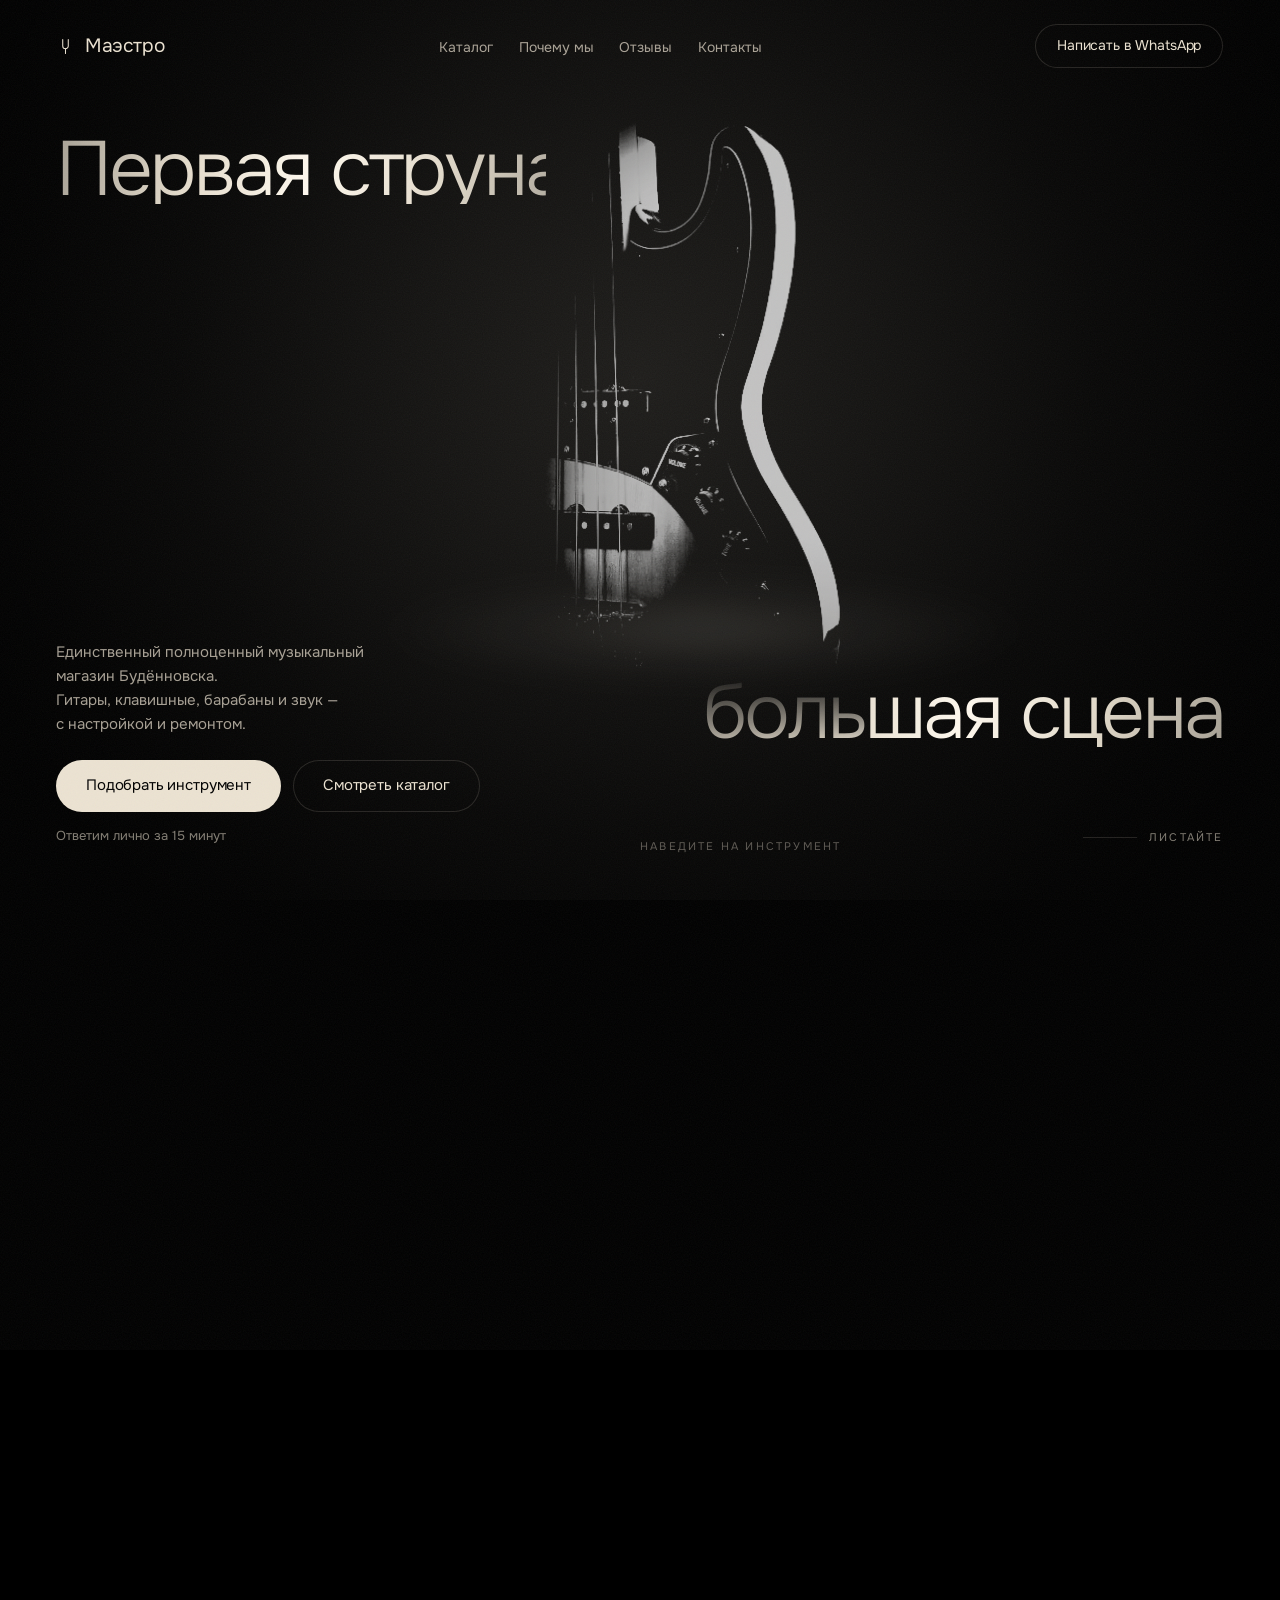
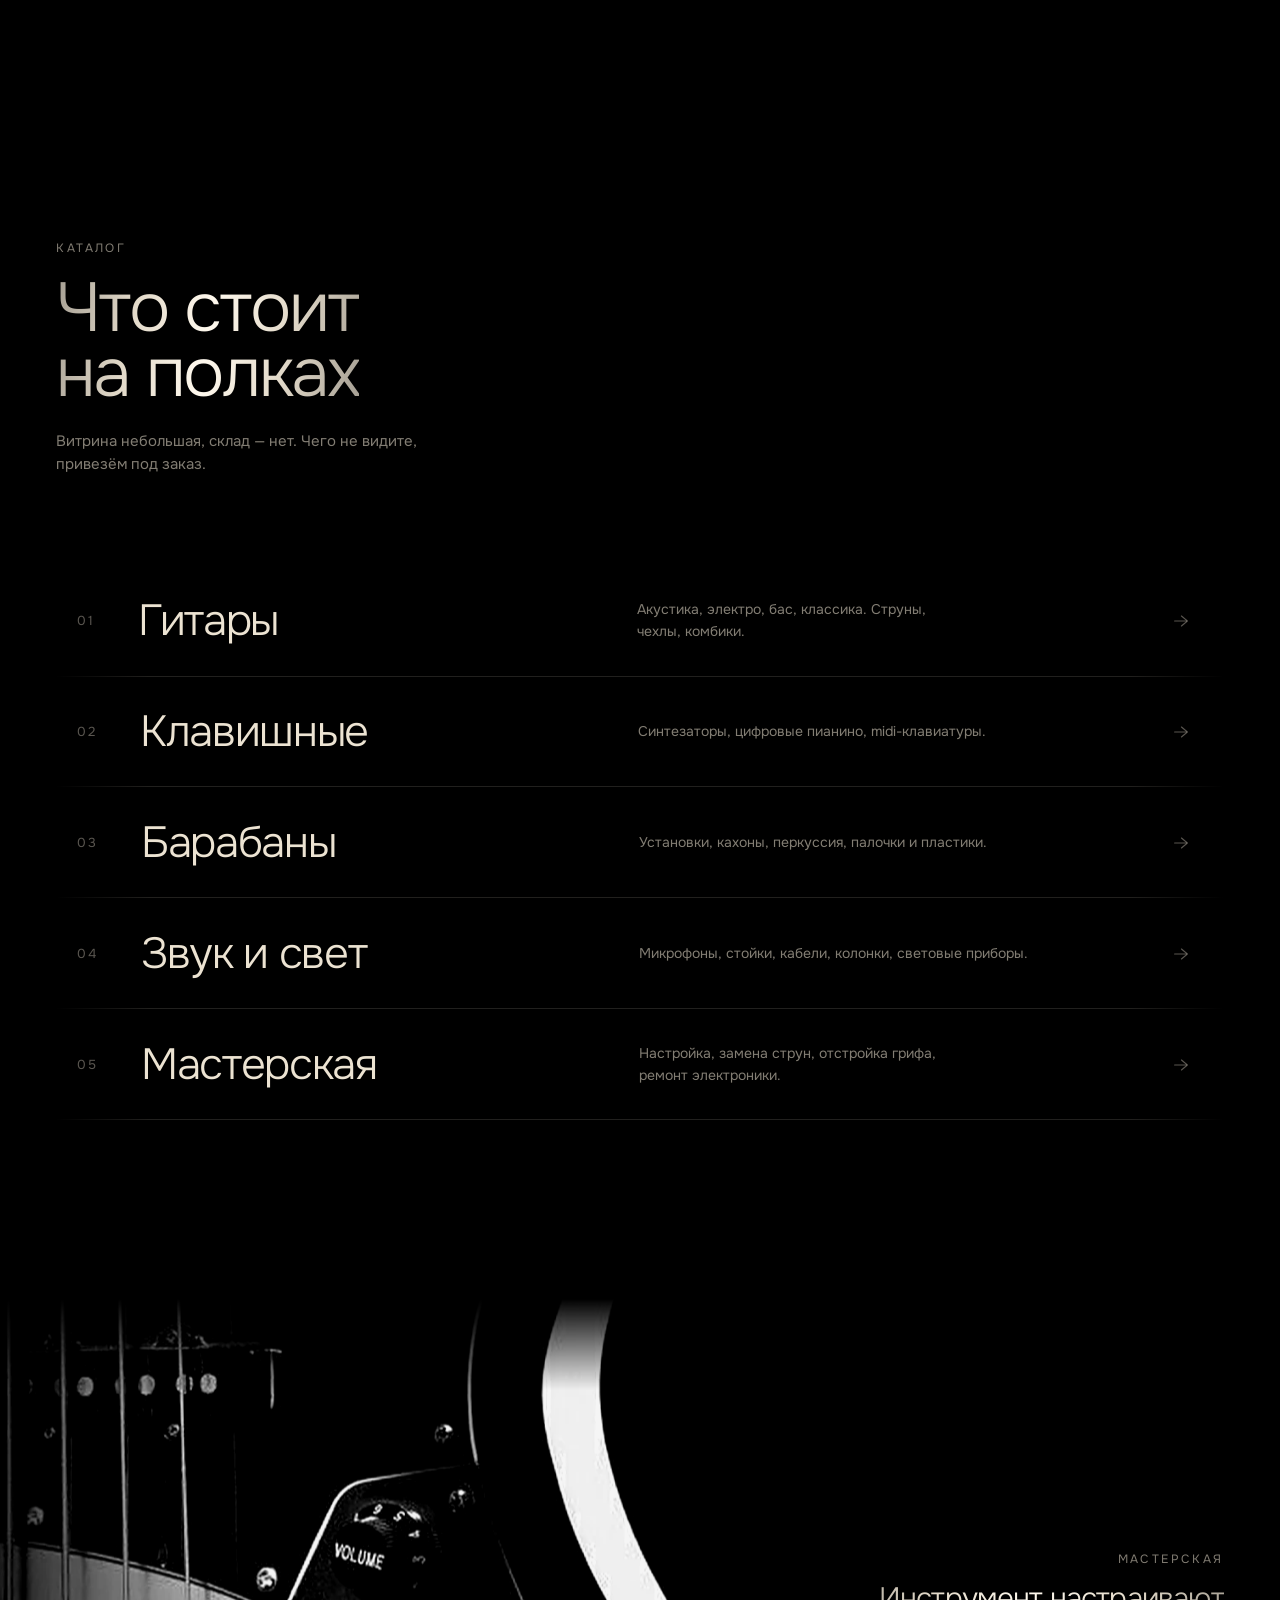
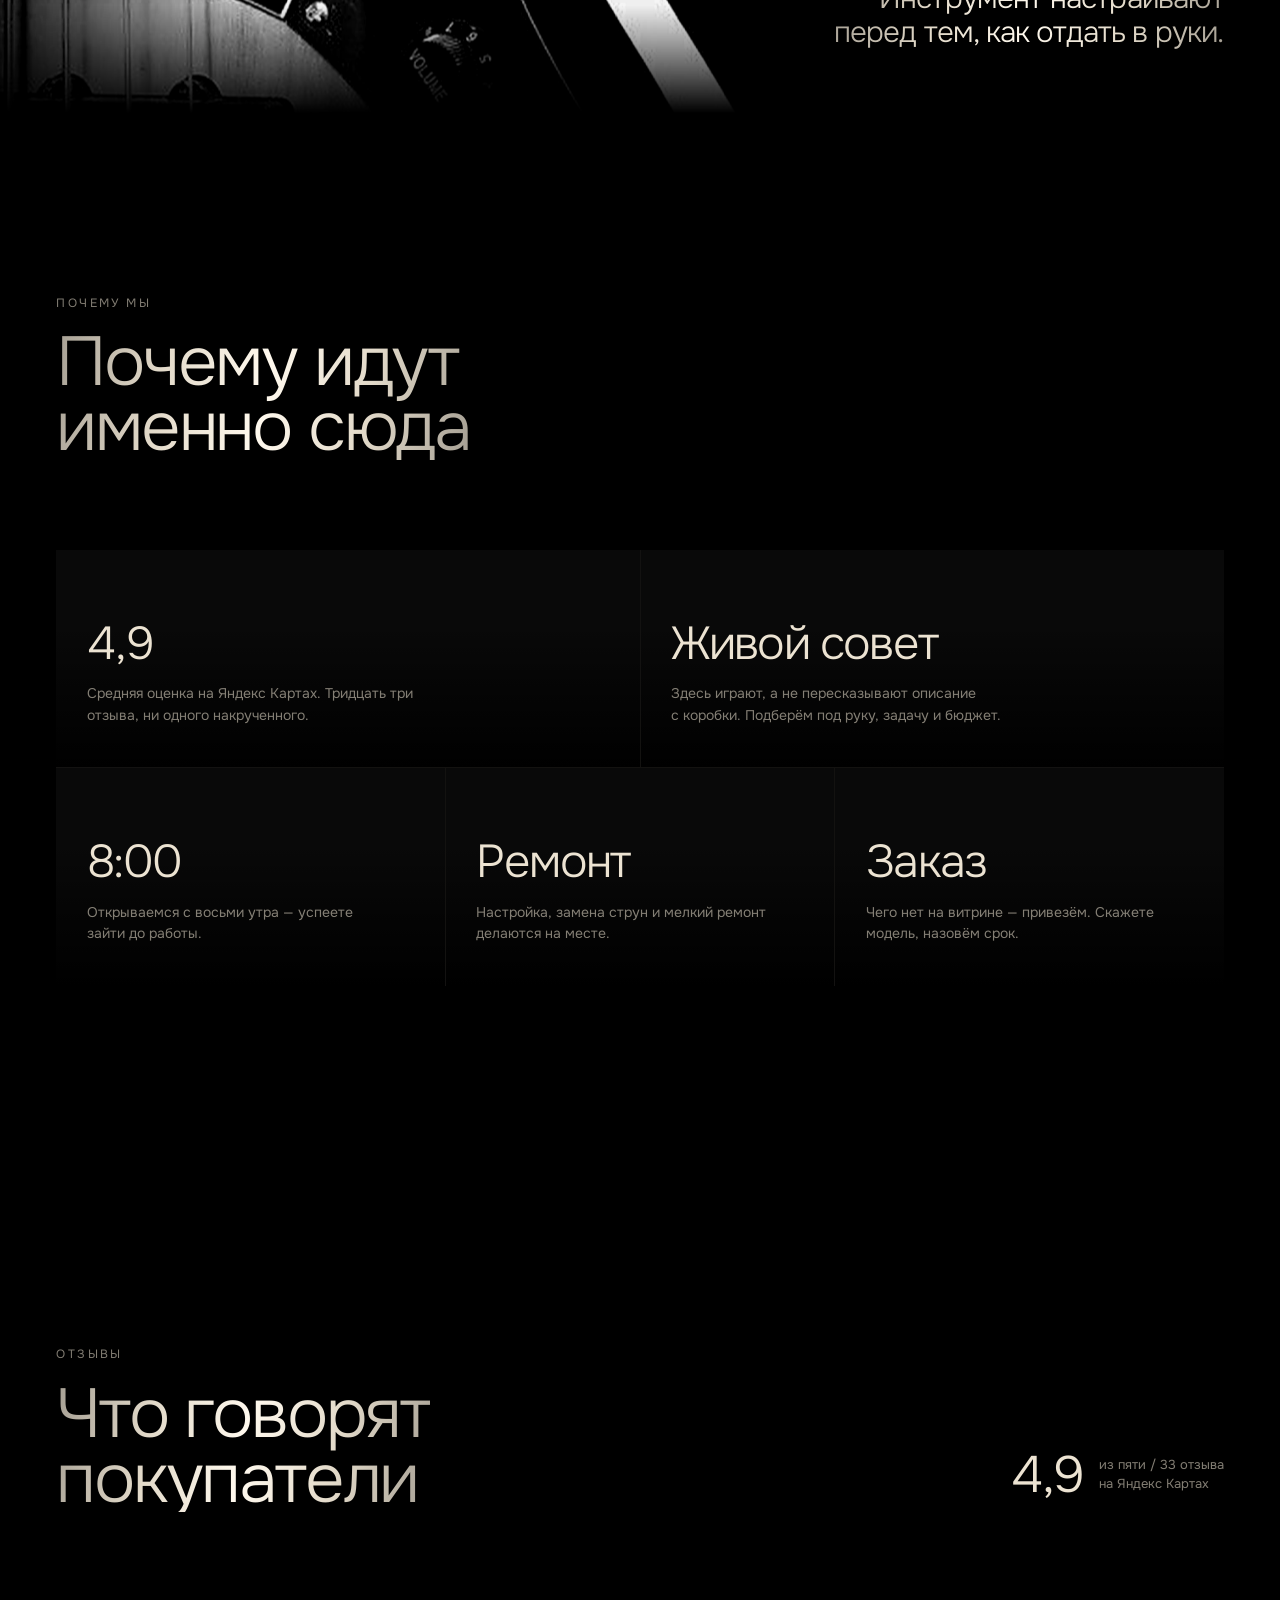
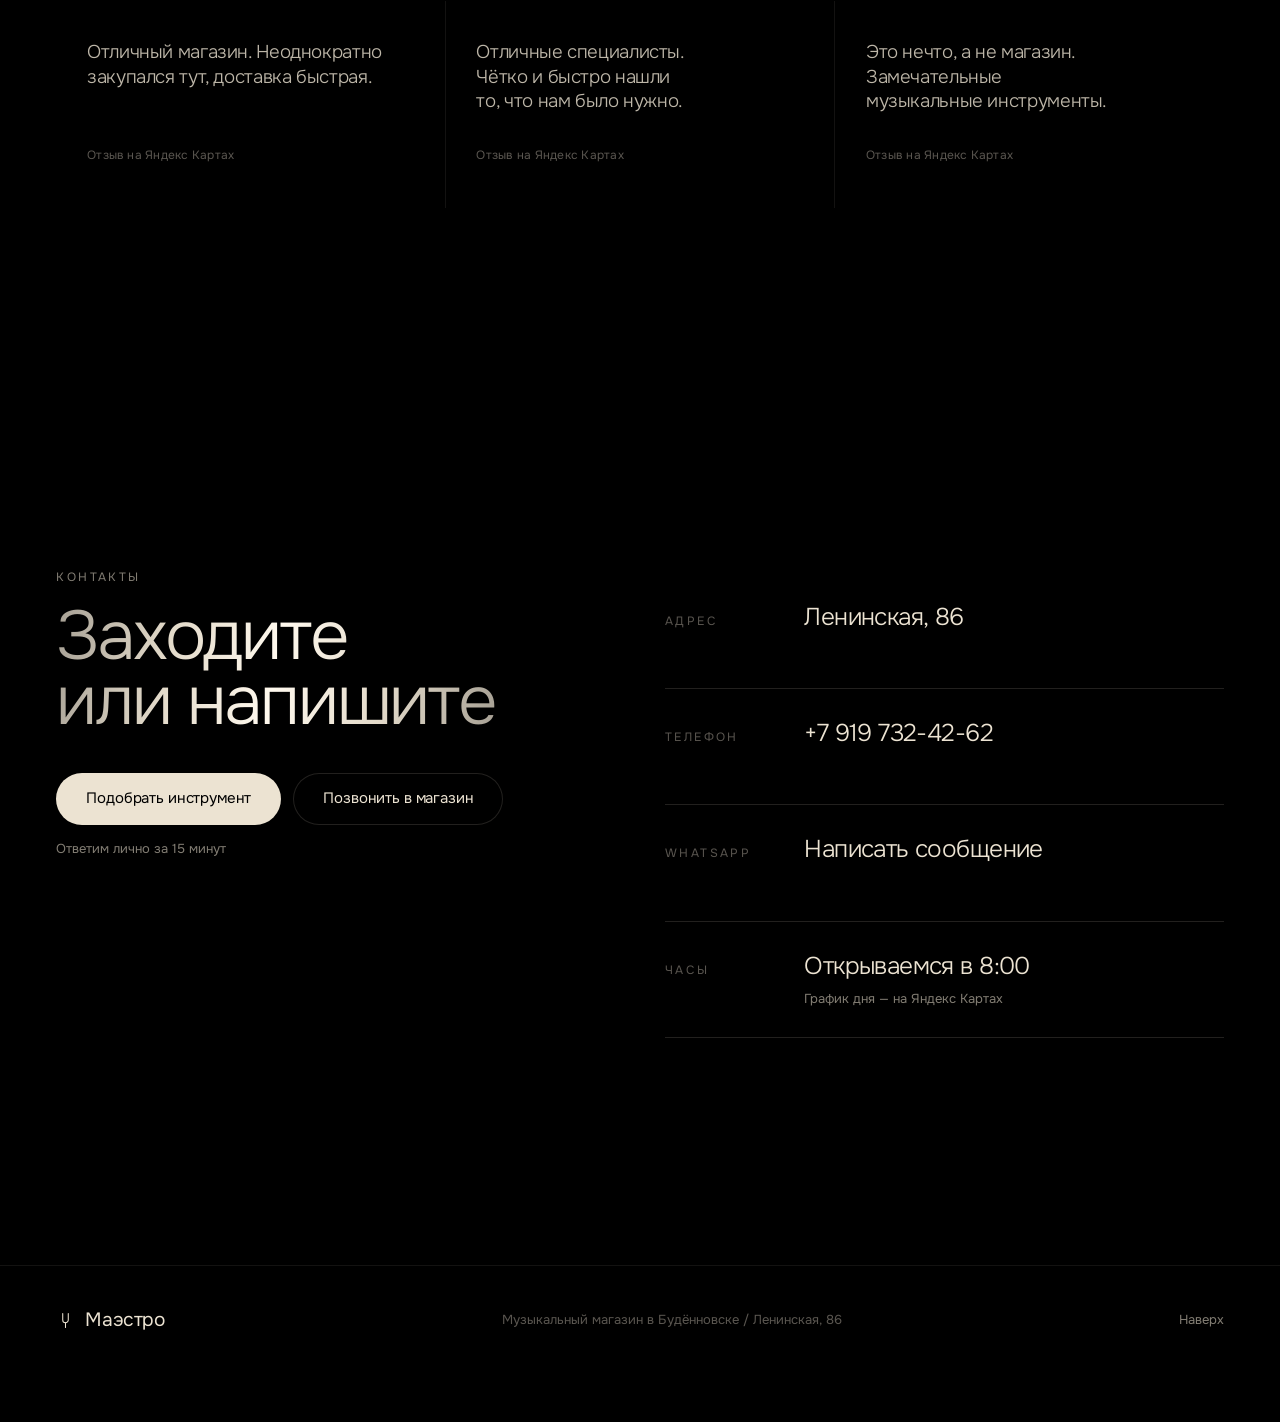
<file: index.html>
<!DOCTYPE html>
<html lang="ru">
<head>
<meta charset="UTF-8">
<meta name="viewport" content="width=device-width, initial-scale=1.0">
<title>Маэстро — музыкальный магазин в Будённовске</title>
<meta name="description" content="Единственный полноценный музыкальный магазин Будённовска. Гитары, клавишные, барабаны и звук — с настройкой, ремонтом и живой консультацией. Ленинская, 86.">
<meta name="theme-color" content="#000000">

<!-- Пока это макет на служебном адресе — в поиск не пускаем,
     чтобы он не путался с настоящим магазином в выдаче.
     После согласования с владельцем строку robots убрать. -->
<meta name="robots" content="noindex, nofollow">

<meta property="og:type" content="website">
<meta property="og:locale" content="ru_RU">
<meta property="og:site_name" content="Маэстро">
<meta property="og:title" content="Маэстро — музыкальный магазин в Будённовске">
<meta property="og:description" content="Гитары, клавишные, барабаны и звук. Настройка и ремонт на месте. Ленинская, 86.">
<meta property="og:url" content="https://andrlizin790-cyber.github.io/maestro/">
<meta property="og:image" content="https://andrlizin790-cyber.github.io/maestro/assets/og.jpg">
<meta property="og:image:width" content="1200">
<meta property="og:image:height" content="630">
<meta property="og:image:alt" content="Бас-гитара в темноте и знак камертона">
<meta name="twitter:card" content="summary_large_image">

<link rel="icon" href="assets/favicon.svg" type="image/svg+xml">
<link rel="preconnect" href="https://fonts.googleapis.com">
<link rel="preconnect" href="https://fonts.gstatic.com" crossorigin>
<link href="https://fonts.googleapis.com/css2?family=Onest:wght@300;400&display=swap" rel="stylesheet">
<link rel="preload" as="image" href="assets/guitar.webp" type="image/webp" fetchpriority="high">
<link rel="stylesheet" href="styles.css">
</head>
<body>

<div class="grain" aria-hidden="true"></div>

<!-- ============================ ШАПКА ============================ -->
<header class="nav" id="nav">
  <div class="nav__in">

    <a class="logo enter d1" href="#top" aria-label="Маэстро — на главную">
      <span class="logo__mark" aria-hidden="true">
        <svg viewBox="0 0 24 24" fill="none" stroke="currentColor" stroke-width="1.3" stroke-linecap="round">
          <path class="logo__fork" d="M8.5 3.2 V11.4 a3.5 3.5 0 0 0 7 0 V3.2"></path>
          <path class="logo__stem" d="M12 14.9 V20.8"></path>
          <path class="logo__wave logo__wave--l" d="M4.6 7.4 a5.4 5.4 0 0 0 0 7.4"></path>
          <path class="logo__wave logo__wave--r" d="M19.4 7.4 a5.4 5.4 0 0 1 0 7.4"></path>
        </svg>
      </span>
      <span class="logo__word">Маэстро</span>
    </a>

    <nav class="nav__links enter d2" aria-label="Основная навигация">
      <a href="#catalog"><span class="roll"><span class="roll__a">Каталог</span><span class="roll__b" aria-hidden="true">Каталог</span></span></a>
      <a href="#why"><span class="roll"><span class="roll__a">Почему мы</span><span class="roll__b" aria-hidden="true">Почему мы</span></span></a>
      <a href="#reviews"><span class="roll"><span class="roll__a">Отзывы</span><span class="roll__b" aria-hidden="true">Отзывы</span></span></a>
      <a href="#contact"><span class="roll"><span class="roll__a">Контакты</span><span class="roll__b" aria-hidden="true">Контакты</span></span></a>
    </nav>

    <div class="nav__act enter d2">
      <a class="btn btn--ghost btn--sm" href="https://wa.me/79197324262" target="_blank" rel="noopener">
        <span class="btn__fill" aria-hidden="true"></span>
        <span class="btn__label">Написать в&nbsp;WhatsApp</span>
      </a>
      <button class="burger" type="button" aria-label="Открыть меню" aria-expanded="false" aria-controls="menu">
        <span></span><span></span>
      </button>
    </div>

  </div>

  <div class="menu" id="menu">
    <nav class="menu__links" aria-label="Меню">
      <a href="#catalog">Каталог</a>
      <a href="#why">Почему мы</a>
      <a href="#reviews">Отзывы</a>
      <a href="#contact">Контакты</a>
    </nav>
    <a class="btn btn--solid" href="https://wa.me/79197324262" target="_blank" rel="noopener">
      <span class="btn__fill" aria-hidden="true"></span>
      <span class="btn__label">Подобрать инструмент</span>
    </a>
  </div>
</header>

<!-- ===================== HERO — схема B ===================== -->
<section class="hero" id="top">
  <div class="hero__stage" data-stage>

    <div class="stage__glow" aria-hidden="true" data-glow></div>
    <div class="stage__pool" aria-hidden="true" data-pool></div>
    <div class="stage__dust" aria-hidden="true" data-dust></div>

    <h1 class="h1">
      <span class="word word--top" data-word="top">
        <span class="word__in grad enter d4">Первая струна</span>
      </span>

      <span class="word word--bot" data-word="bot">
        <span class="word__in grad enter d6">большая сцена</span>
      </span>
    </h1>

    <div class="stage__object" data-object>
      <span class="stage__object-in enter d5">
        <span class="obj" data-obj>
          <picture>
            <source srcset="assets/guitar.webp" type="image/webp">
            <img class="obj__base" src="assets/guitar.jpg" alt="Бас-гитара крупным планом: гриф, звукосниматели и панель регуляторов" width="1150" height="2346" fetchpriority="high">
          </picture>
          <picture>
            <source srcset="assets/guitar.webp" type="image/webp">
            <img class="obj__edge" src="assets/guitar.jpg" alt="" aria-hidden="true" width="1150" height="2346">
          </picture>
          <picture>
            <source srcset="assets/guitar.webp" type="image/webp">
            <img class="obj__lit" src="assets/guitar.jpg" alt="" aria-hidden="true" width="1150" height="2346" data-lit>
          </picture>

          <span class="hot hot--tuners" data-hot>
            <span class="hot__dot"></span>
            <span class="hot__label">Колки и&nbsp;гриф</span>
          </span>
          <span class="hot hot--pickups" data-hot>
            <span class="hot__dot"></span>
            <span class="hot__label">Звукосниматели</span>
          </span>
          <span class="hot hot--knobs" data-hot>
            <span class="hot__dot"></span>
            <span class="hot__label">Громкость и&nbsp;тон</span>
          </span>
        </span>
      </span>
    </div>

    <div class="panel" data-panel>
      <div class="panel__in enter d7">
        <p class="lede">Единственный полноценный музыкальный магазин Будённовска.<br>
          Гитары, клавишные, барабаны и&nbsp;звук — с&nbsp;настройкой и&nbsp;ремонтом.</p>

        <div class="acts">
          <a class="btn btn--solid" href="https://wa.me/79197324262" target="_blank" rel="noopener" data-magnet>
            <span class="btn__fill" aria-hidden="true"></span>
            <span class="btn__label">Подобрать инструмент</span>
          </a>
          <a class="btn btn--ghost" href="#catalog">
            <span class="btn__fill" aria-hidden="true"></span>
            <span class="btn__label">Смотреть каталог</span>
          </a>
        </div>

        <p class="reassure">Ответим лично за&nbsp;15&nbsp;минут</p>
      </div>
    </div>

    <p class="stage__cue enter d8" data-cue>Наведите на&nbsp;инструмент</p>

    <div class="scroll-hint enter d8" aria-hidden="true" data-hint>
      <span class="scroll-hint__line"></span>
      <span class="scroll-hint__txt">Листайте</span>
    </div>

  </div>
</section>

<!-- ===================== КАТАЛОГ ===================== -->
<section class="sec sec--catalog" id="catalog">
  <div class="wrap">

    <div class="sec__head reveal">
      <p class="label">Каталог</p>
      <h2 class="h2 grad">Что стоит<br>на&nbsp;полках</h2>
      <p class="sec__note">Витрина небольшая, склад — нет. Чего не&nbsp;видите, привезём под&nbsp;заказ.</p>
    </div>

    <ul class="rows" data-rows>
      <li class="row reveal">
        <a class="row__in" href="https://wa.me/79197324262" target="_blank" rel="noopener">
          <span class="row__no">01</span>
          <span class="row__name">Гитары</span>
          <span class="row__desc">Акустика, электро, бас, классика. Струны, чехлы, комбики.</span>
          <span class="row__arrow" aria-hidden="true">
            <svg viewBox="0 0 24 24" fill="none" stroke="currentColor" stroke-width="1.2" stroke-linecap="round" stroke-linejoin="round"><path d="M5 12h13"></path><path d="M12.5 6.5 19 12l-6.5 5.5"></path></svg>
          </span>
          <span class="row__line" aria-hidden="true"></span>
        </a>
      </li>
      <li class="row reveal">
        <a class="row__in" href="https://wa.me/79197324262" target="_blank" rel="noopener">
          <span class="row__no">02</span>
          <span class="row__name">Клавишные</span>
          <span class="row__desc">Синтезаторы, цифровые пианино, midi-клавиатуры.</span>
          <span class="row__arrow" aria-hidden="true">
            <svg viewBox="0 0 24 24" fill="none" stroke="currentColor" stroke-width="1.2" stroke-linecap="round" stroke-linejoin="round"><path d="M5 12h13"></path><path d="M12.5 6.5 19 12l-6.5 5.5"></path></svg>
          </span>
          <span class="row__line" aria-hidden="true"></span>
        </a>
      </li>
      <li class="row reveal">
        <a class="row__in" href="https://wa.me/79197324262" target="_blank" rel="noopener">
          <span class="row__no">03</span>
          <span class="row__name">Барабаны</span>
          <span class="row__desc">Установки, кахоны, перкуссия, палочки и&nbsp;пластики.</span>
          <span class="row__arrow" aria-hidden="true">
            <svg viewBox="0 0 24 24" fill="none" stroke="currentColor" stroke-width="1.2" stroke-linecap="round" stroke-linejoin="round"><path d="M5 12h13"></path><path d="M12.5 6.5 19 12l-6.5 5.5"></path></svg>
          </span>
          <span class="row__line" aria-hidden="true"></span>
        </a>
      </li>
      <li class="row reveal">
        <a class="row__in" href="https://wa.me/79197324262" target="_blank" rel="noopener">
          <span class="row__no">04</span>
          <span class="row__name">Звук и&nbsp;свет</span>
          <span class="row__desc">Микрофоны, стойки, кабели, колонки, световые приборы.</span>
          <span class="row__arrow" aria-hidden="true">
            <svg viewBox="0 0 24 24" fill="none" stroke="currentColor" stroke-width="1.2" stroke-linecap="round" stroke-linejoin="round"><path d="M5 12h13"></path><path d="M12.5 6.5 19 12l-6.5 5.5"></path></svg>
          </span>
          <span class="row__line" aria-hidden="true"></span>
        </a>
      </li>
      <li class="row reveal">
        <a class="row__in" href="https://wa.me/79197324262" target="_blank" rel="noopener">
          <span class="row__no">05</span>
          <span class="row__name">Мастерская</span>
          <span class="row__desc">Настройка, замена струн, отстройка грифа, ремонт электроники.</span>
          <span class="row__arrow" aria-hidden="true">
            <svg viewBox="0 0 24 24" fill="none" stroke="currentColor" stroke-width="1.2" stroke-linecap="round" stroke-linejoin="round"><path d="M5 12h13"></path><path d="M12.5 6.5 19 12l-6.5 5.5"></path></svg>
          </span>
          <span class="row__line" aria-hidden="true"></span>
        </a>
      </li>
    </ul>

  </div>
</section>

<!-- ===================== ПОЛОСА-ДЕТАЛЬ ===================== -->
<section class="band" data-band>
  <div class="band__media">
    <picture>
      <source srcset="assets/detail.webp" type="image/webp">
      <img src="assets/detail.jpg" alt="Панель регуляторов громкости и тона, звукосниматели и струны крупным планом" width="1584" height="660" loading="lazy" data-bandimg>
    </picture>
  </div>
  <div class="band__txt reveal">
    <p class="label">Мастерская</p>
    <p class="band__line grad">Инструмент настраивают<br>перед тем, как отдать в&nbsp;руки.</p>
  </div>
</section>

<!-- ===================== ПОЧЕМУ МЫ ===================== -->
<section class="sec sec--why" id="why">
  <div class="wrap">

    <div class="sec__head reveal">
      <p class="label">Почему мы</p>
      <h2 class="h2 grad">Почему идут<br>именно сюда</h2>
    </div>

    <div class="plates">
      <article class="plate plate--wide reveal">
        <p class="plate__big">4,9</p>
        <p class="plate__txt">Средняя оценка на&nbsp;Яндекс&nbsp;Картах. Тридцать три отзыва, ни&nbsp;одного накрученного.</p>
        <span class="plate__edge" aria-hidden="true"></span>
      </article>

      <article class="plate plate--wide reveal">
        <p class="plate__big">Живой совет</p>
        <p class="plate__txt">Здесь играют, а&nbsp;не&nbsp;пересказывают описание с&nbsp;коробки. Подберём под&nbsp;руку, задачу и&nbsp;бюджет.</p>
        <span class="plate__edge" aria-hidden="true"></span>
      </article>

      <article class="plate reveal">
        <p class="plate__big">8:00</p>
        <p class="plate__txt">Открываемся с&nbsp;восьми утра — успеете зайти до&nbsp;работы.</p>
        <span class="plate__edge" aria-hidden="true"></span>
      </article>

      <article class="plate reveal">
        <p class="plate__big">Ремонт</p>
        <p class="plate__txt">Настройка, замена струн и&nbsp;мелкий ремонт делаются на&nbsp;месте.</p>
        <span class="plate__edge" aria-hidden="true"></span>
      </article>

      <article class="plate reveal">
        <p class="plate__big">Заказ</p>
        <p class="plate__txt">Чего нет на&nbsp;витрине — привезём. Скажете модель, назовём срок.</p>
        <span class="plate__edge" aria-hidden="true"></span>
      </article>
    </div>

  </div>
</section>

<!-- ===================== ОТЗЫВЫ ===================== -->
<section class="sec sec--reviews" id="reviews">
  <div class="wrap">

    <div class="sec__head sec__head--split reveal">
      <div>
        <p class="label">Отзывы</p>
        <h2 class="h2 grad">Что говорят<br>покупатели</h2>
      </div>
      <a class="rate" href="https://yandex.ru/maps/org/muzykalnyye_instrumenty_maestro/1262751965" target="_blank" rel="noopener">
        <span class="rate__num">4,9</span>
        <span class="rate__txt">из&nbsp;пяти / 33&nbsp;отзыва<br>на&nbsp;Яндекс&nbsp;Картах</span>
        <span class="rate__line" aria-hidden="true"></span>
      </a>
    </div>

    <div class="quotes">
      <blockquote class="quote reveal">
        <p class="quote__txt">Отличный магазин. Неоднократно закупался тут, доставка быстрая.</p>
        <footer class="quote__src">Отзыв на&nbsp;Яндекс&nbsp;Картах</footer>
        <span class="quote__line" aria-hidden="true"></span>
      </blockquote>
      <blockquote class="quote reveal">
        <p class="quote__txt">Отличные специалисты. Чётко и&nbsp;быстро нашли то, что нам было нужно.</p>
        <footer class="quote__src">Отзыв на&nbsp;Яндекс&nbsp;Картах</footer>
        <span class="quote__line" aria-hidden="true"></span>
      </blockquote>
      <blockquote class="quote reveal">
        <p class="quote__txt">Это нечто, а&nbsp;не&nbsp;магазин. Замечательные музыкальные инструменты.</p>
        <footer class="quote__src">Отзыв на&nbsp;Яндекс&nbsp;Картах</footer>
        <span class="quote__line" aria-hidden="true"></span>
      </blockquote>
    </div>

  </div>
</section>

<!-- ===================== КОНТАКТЫ ===================== -->
<section class="sec sec--contact" id="contact">
  <div class="wrap">

    <div class="contact">
      <div class="contact__l reveal">
        <p class="label">Контакты</p>
        <h2 class="h2 grad">Заходите<br>или напишите</h2>
        <div class="acts acts--contact">
          <a class="btn btn--solid" href="https://wa.me/79197324262" target="_blank" rel="noopener" data-magnet>
            <span class="btn__fill" aria-hidden="true"></span>
            <span class="btn__label">Подобрать инструмент</span>
          </a>
          <a class="btn btn--ghost" href="tel:+79197324262">
            <span class="btn__fill" aria-hidden="true"></span>
            <span class="btn__label">Позвонить в&nbsp;магазин</span>
          </a>
        </div>
        <p class="reassure">Ответим лично за&nbsp;15&nbsp;минут</p>
      </div>

      <ul class="contact__r reveal">
        <li class="cline">
          <a class="cline__in" href="https://yandex.ru/maps/org/muzykalnyye_instrumenty_maestro/1262751965" target="_blank" rel="noopener">
            <span class="cline__k">Адрес</span>
            <span class="cline__v"><span class="roll"><span class="roll__a">Ленинская,&nbsp;86</span><span class="roll__b" aria-hidden="true">Ленинская,&nbsp;86</span></span></span>
            <span class="cline__x">Будённовск, первый этаж</span>
          </a>
        </li>
        <li class="cline">
          <a class="cline__in" href="tel:+79197324262">
            <span class="cline__k">Телефон</span>
            <span class="cline__v"><span class="roll"><span class="roll__a">+7 919 732-42-62</span><span class="roll__b" aria-hidden="true">+7 919 732-42-62</span></span></span>
            <span class="cline__x">Звоните с&nbsp;восьми утра</span>
          </a>
        </li>
        <li class="cline">
          <a class="cline__in" href="https://wa.me/79197324262" target="_blank" rel="noopener">
            <span class="cline__k">WhatsApp</span>
            <span class="cline__v"><span class="roll"><span class="roll__a">Написать сообщение</span><span class="roll__b" aria-hidden="true">Написать сообщение</span></span></span>
            <span class="cline__x">Пришлите фото — подскажем</span>
          </a>
        </li>
        <li class="cline cline--static">
          <span class="cline__in">
            <span class="cline__k">Часы</span>
            <span class="cline__v">Открываемся в&nbsp;8:00</span>
            <span class="cline__x">График дня — на&nbsp;Яндекс&nbsp;Картах</span>
          </span>
        </li>
      </ul>
    </div>

  </div>
</section>

<!-- ===================== ФУТЕР ===================== -->
<footer class="foot">
  <div class="wrap foot__in">
    <a class="logo logo--foot" href="#top" aria-label="Маэстро — наверх">
      <span class="logo__mark" aria-hidden="true">
        <svg viewBox="0 0 24 24" fill="none" stroke="currentColor" stroke-width="1.3" stroke-linecap="round">
          <path class="logo__fork" d="M8.5 3.2 V11.4 a3.5 3.5 0 0 0 7 0 V3.2"></path>
          <path class="logo__stem" d="M12 14.9 V20.8"></path>
          <path class="logo__wave logo__wave--l" d="M4.6 7.4 a5.4 5.4 0 0 0 0 7.4"></path>
          <path class="logo__wave logo__wave--r" d="M19.4 7.4 a5.4 5.4 0 0 1 0 7.4"></path>
        </svg>
      </span>
      <span class="logo__word">Маэстро</span>
    </a>
    <p class="foot__c">Музыкальный магазин в&nbsp;Будённовске / Ленинская,&nbsp;86</p>
    <a class="foot__up" href="#top"><span class="roll"><span class="roll__a">Наверх</span><span class="roll__b" aria-hidden="true">Наверх</span></span></a>
  </div>
</footer>

<script src="script.js"></script>
</body>
</html>
</file>
<file: styles.css>
/* ============================================================
   МАЭСТРО — главная страница
   Донор стиля: Apple dark («чёрный театр, светящееся железо»)
   Правила: AI-RULES v3 (German Sharnin)
   Схема композиции: B — типографика за объектом
   Фото: assets/guitar.jpg (герой), assets/detail.jpg (полоса)
   ============================================================ */

/* ---------------- ТОКЕНЫ ---------------- */
:root{
  /* палитра: 2 + 1 акцент */
  --ink:#000000;                       /* холст */
  --coal:#090909;                      /* поверхность плашки */
  --ivory:#ECE3D2;                     /* акцент — слоновая кость, клавиша рояля */
  --ivory-80:rgba(236,227,210,.80);
  --ivory-70:rgba(236,227,210,.70);
  --ivory-55:rgba(236,227,210,.55);
  --ivory-38:rgba(236,227,210,.38);
  --ivory-14:rgba(236,227,210,.14);
  --ivory-08:rgba(236,227,210,.08);
  --ivory-04:rgba(236,227,210,.04);

  /* одна кривая на весь проект */
  --e:cubic-bezier(.22,1,.36,1);

  /* радиусы: только 999px или 0 */
  --r-pill:999px;

  /* шкала отступов */
  --s-8:8px;  --s-12:12px; --s-16:16px; --s-24:24px;
  --s-32:32px; --s-48:48px; --s-80:80px; --s-104:104px; --s-144:144px;
  --pad:clamp(20px, 4.4vw, 72px);
  --sec:clamp(96px, 14vw, 208px);

  /* тайминги ховера — рассинхронизированы */
  --t-fill:500ms; --t-label:320ms; --t-arrow:520ms; --t-lift:620ms; --t-zoom:800ms;
}

/* ---------------- БАЗА ---------------- */
*,*::before,*::after{box-sizing:border-box}
html{-webkit-text-size-adjust:100%; scroll-behavior:smooth}
body{
  margin:0;
  background:var(--ink);
  color:var(--ivory);
  font-family:"Onest",system-ui,sans-serif;
  font-weight:400;
  font-size:clamp(15px,1.05vw,17px);
  line-height:1.55;
  -webkit-font-smoothing:antialiased;
  overflow-x:hidden;
}
img{display:block; max-width:100%}
a{color:inherit; text-decoration:none}
h1,h2{margin:0; font-weight:300}
p{margin:0}
ul{margin:0; padding:0; list-style:none}
blockquote{margin:0}
::selection{background:var(--ivory); color:var(--ink)}
:focus-visible{outline:1px solid var(--ivory); outline-offset:4px}

.wrap{max-width:1560px; margin:0 auto; padding:0 var(--pad)}

/* зерно 5% */
.grain{
  position:fixed; inset:-50%; z-index:9; pointer-events:none; opacity:.05;
  background-image:url("data:image/svg+xml,%3Csvg xmlns='http://www.w3.org/2000/svg' width='140' height='140'%3E%3Cfilter id='n'%3E%3CfeTurbulence type='fractalNoise' baseFrequency='.85' numOctaves='3'/%3E%3C/filter%3E%3Crect width='140' height='140' filter='url(%23n)'/%3E%3C/svg%3E");
  animation:grain 7s steps(6) infinite;
}
@keyframes grain{
  0%{transform:translate(0,0)}     20%{transform:translate(-3%,2%)}
  40%{transform:translate(2%,-3%)} 60%{transform:translate(-2%,-2%)}
  80%{transform:translate(3%,1%)}  100%{transform:translate(0,0)}
}

/* ---------------- ТИПОГРАФИКА ---------------- */
.h2{
  font-size:clamp(2.1rem,5.4vw,5rem);
  line-height:.94; letter-spacing:-.032em;
  hyphens:none; text-wrap:balance;
}
.label{
  font-size:12px; text-transform:uppercase; letter-spacing:.2em;
  color:var(--ivory-55); line-height:1.8;
}

/* градиент текста: белый в середине, мягко притухает к краям.
   width:fit-content — иначе градиент считается по всей ширине контейнера
   и первая буква коротких строк уходит в тень. */
.grad{
  width:fit-content;
  background:linear-gradient(100deg,
    rgba(236,227,210,.70) 0%,
    rgba(236,227,210,.96) 26%,
    #FFF9EE 50%,
    rgba(236,227,210,.96) 74%,
    rgba(236,227,210,.70) 100%);
  -webkit-background-clip:text; background-clip:text;
  -webkit-text-fill-color:transparent; color:transparent;
}

/* ---------------- ВХОД: сдвиг + блюр, лесенкой ---------------- */
.enter{
  opacity:0; transform:translateY(28px); filter:blur(14px);
  transition:
    opacity 900ms var(--e) var(--d,0ms),
    transform 900ms var(--e) var(--d,0ms),
    filter 900ms var(--e) var(--d,0ms);
  will-change:opacity,transform,filter;
}
.is-in .enter{opacity:1; transform:none; filter:blur(0)}
.d1{--d:300ms} .d2{--d:420ms} .d3{--d:700ms} .d4{--d:900ms}
.d5{--d:1040ms} .d6{--d:1120ms} .d7{--d:1240ms} .d8{--d:1500ms}

/* появление по скроллу */
.reveal{
  opacity:0; transform:translateY(28px); filter:blur(14px);
  transition:
    opacity 900ms var(--e) var(--rd,0ms),
    transform 900ms var(--e) var(--rd,0ms),
    filter 900ms var(--e) var(--rd,0ms);
}
.reveal.is-vis{opacity:1; transform:none; filter:blur(0)}

/* ---------------- ЛОГОТИП ---------------- */
.logo{display:inline-flex; align-items:center; gap:10px; min-height:44px}
.logo__mark{display:block; width:19px; height:19px; color:var(--ivory)}
.logo__mark svg{width:100%; height:100%; overflow:visible}
.logo__fork,.logo__stem{transition:opacity 320ms var(--e)}
.logo__wave{
  opacity:0; transform-origin:12px 11px;
  transition:opacity 420ms var(--e), transform 620ms var(--e);
}
.logo__wave--l{transform:translateX(4px)}
.logo__wave--r{transform:translateX(-4px)}
.logo__word{
  font-size:clamp(17px,1.5vw,20px); font-weight:400;
  letter-spacing:-.02em; white-space:nowrap;
}

/* ---------------- НАВИГАЦИЯ ---------------- */
.nav{
  position:fixed; top:0; left:0; right:0; z-index:8;
  padding:var(--s-24) 0;
  transition:background 400ms var(--e), backdrop-filter 400ms var(--e), padding 400ms var(--e);
}
.nav.is-stuck{
  padding:14px 0;
  background:rgba(0,0,0,.62);
  backdrop-filter:blur(18px) saturate(140%);
}
.nav__in{
  position:relative; z-index:8;   /* выше выпадающего меню, иначе бургер прячется под ним */
  display:flex; align-items:center; justify-content:space-between;
  gap:var(--s-32); padding:0 var(--pad); max-width:1560px; margin:0 auto;
}
.nav__links{display:flex; gap:clamp(18px,2vw,34px)}
.nav__links a{
  font-size:14px; color:var(--ivory-70);
  position:relative; padding:6px 0;
  transition:color 320ms var(--e);
}
.nav__links a::after{
  content:""; position:absolute; left:0; right:0; bottom:0; height:1px;
  background:var(--ivory); transform:scaleX(0); transform-origin:right;
  transition:transform 420ms var(--e);
}
.nav__act{display:flex; align-items:center; gap:var(--s-12)}

/* «прокрутка» подписи — две копии, одна уходит вверх, вторая приходит снизу */
.roll{
  display:inline-block; position:relative; overflow:hidden;
  vertical-align:bottom; line-height:1.35;
}
.roll__a,.roll__b{display:block; transition:transform var(--t-label) var(--e)}
.roll__b{position:absolute; left:0; top:0; transform:translateY(105%)}

.burger{
  display:none; width:44px; height:44px; padding:0;
  background:none; border:0; cursor:pointer;
  flex-direction:column; justify-content:center; align-items:flex-end; gap:6px;
}
.burger span{display:block; height:1px; background:var(--ivory)}
.burger span:first-child{width:22px}
.burger span:last-child{width:14px; transition:width 320ms var(--e)}

/* мобильное меню */
.menu{
  position:fixed; inset:0; z-index:7;
  display:flex; flex-direction:column; justify-content:flex-end; gap:var(--s-32);
  padding:var(--s-144) var(--pad) clamp(40px,8svh,72px);
  background:rgba(0,0,0,.94); backdrop-filter:blur(22px);
  opacity:0; visibility:hidden; transform:translateY(12px);
  transition:opacity 320ms var(--e), transform 420ms var(--e), visibility 0s linear 420ms;
}
body.menu-open .menu{
  opacity:1; visibility:visible; transform:none;
  transition:opacity 320ms var(--e), transform 420ms var(--e), visibility 0s;
}
body.menu-open{overflow:hidden}
.menu__links{display:flex; flex-direction:column; gap:var(--s-16)}
.menu__links a{font-size:clamp(28px,8vw,40px); font-weight:300; letter-spacing:-.03em; line-height:1.05}
.menu .btn{align-self:flex-start}
body.menu-open .burger span:first-child{width:14px}
body.menu-open .burger span:last-child{width:22px}

/* ---------------- КНОПКИ ---------------- */
.btn{
  position:relative; overflow:hidden; isolation:isolate;
  display:inline-flex; align-items:center; justify-content:center;
  min-height:52px; padding:0 30px; border-radius:var(--r-pill);
  font-size:15px; letter-spacing:-.01em; white-space:nowrap; cursor:pointer;
  transition:transform var(--t-lift) var(--e);
}
.btn--sm{min-height:44px; padding:0 22px; font-size:14px}
.btn__fill{
  position:absolute; inset:0; z-index:-1;
  transform:scaleX(0); transform-origin:left;
  transition:transform var(--t-fill) var(--e);
}
.btn__label{position:relative; transition:color var(--t-label) var(--e)}
.btn--solid{background:var(--ivory); color:var(--ink)}
.btn--solid .btn__fill{background:#FFF9EE}
.btn--ghost{background:transparent; box-shadow:inset 0 0 0 1px var(--ivory-14)}
.btn--ghost .btn__fill{background:var(--ivory)}

/* ============================================================
   HERO
   ============================================================ */
.hero{position:relative; height:190vh}
.hero__stage{
  position:sticky; top:0; height:100svh; overflow:hidden;
  perspective:1200px; perspective-origin:50% 46%;
}

/* Тёплое световое пятно. Лежит НАД инструментом и смешивается по screen —
   так свет обтекает предмет как сценическая дымка, а прямоугольник кадра
   не выедает дыру в подсветке. */
.stage__glow{
  position:absolute; left:50%; top:42%; z-index:3; width:min(135vw,1480px); aspect-ratio:1;
  transform:translate(-50%,-50%);
  mix-blend-mode:screen; pointer-events:none;
  background:radial-gradient(circle,
    rgba(236,227,210,.13) 0%,
    rgba(236,227,210,.085) 22%,
    rgba(236,227,210,.035) 44%,
    rgba(236,227,210,.012) 60%,
    transparent 74%);
  will-change:transform;
}
/* световая лужа под инструментом — контактный слой левитации */
.stage__pool{
  position:absolute; left:52%; top:calc(45% + clamp(196px,29svh,392px)); z-index:3;
  width:min(70vw,640px); height:clamp(76px,12svh,140px);
  transform:translate(-50%,-50%);
  mix-blend-mode:screen; pointer-events:none;
  background:radial-gradient(ellipse at center,
    rgba(236,227,210,.13) 0%,
    rgba(236,227,210,.045) 38%,
    transparent 72%);
  filter:blur(14px);
  will-change:transform,opacity;
}
/* пылинки в луче */
.stage__dust{position:absolute; inset:0; z-index:3; pointer-events:none; mix-blend-mode:screen}
.dust{
  position:absolute; width:2px; height:2px; border-radius:var(--r-pill);
  background:var(--ivory); opacity:0;
  animation:float var(--dur,18s) var(--e) var(--del,0s) infinite;
}
@keyframes float{
  0%{opacity:0; transform:translate3d(0,20px,0) scale(.6)}
  18%{opacity:var(--op,.3)}
  72%{opacity:var(--op,.3)}
  100%{opacity:0; transform:translate3d(var(--dx,14px),-110px,0) scale(1)}
}

/* ---------------- ТИПОГРАФИКА ЗА ОБЪЕКТОМ ---------------- */
.h1{
  position:absolute; inset:0; z-index:1;
  font-size:clamp(2.4rem,6vw,6.9rem);
  line-height:.9; letter-spacing:-.036em;
  hyphens:none; text-wrap:balance;
  pointer-events:none;
}
.word{position:absolute; display:block; will-change:transform}
.word__in{display:block; filter:drop-shadow(0 0 34px rgba(0,0,0,.92))}
.word--top{left:var(--pad); top:clamp(100px,15svh,180px)}
/* строка 2 ниже широкой части корпуса — так за инструмент уходит буква-две, а не слог */
.word--bot{right:var(--pad); bottom:clamp(140px,17svh,224px); text-align:right}

/* ---------------- ОБЪЕКТ ---------------- */
.stage__object{
  position:absolute; left:52%; top:45%; z-index:2;
  height:clamp(400px,86svh,1010px); width:auto; aspect-ratio:1150/2346;
  max-width:52vw;
  transform:translate(-50%,-50%);
  transform-style:preserve-3d; will-change:transform;
}
.stage__object-in{display:block; width:100%; height:100%}

/* корпус объекта: силуэтная маска, растворяющая рамку кадра в черноте */
.obj{
  position:relative; display:block; width:100%; height:100%;
  /* растворяем только нижний срез кадра — инструмент садится в световую лужу */
  -webkit-mask-image:linear-gradient(to bottom, #000 0%, #000 90%, transparent 100%);
  mask-image:linear-gradient(to bottom, #000 0%, #000 90%, transparent 100%);
}
.obj picture{display:block; width:100%; height:100%}
.obj img{
  position:absolute; inset:0;
  width:100%; height:100%; object-fit:cover; object-position:center;
}
/* базовый слой — инструмент утоплен в темноту */
.obj__base{
  position:relative;
  filter:brightness(.5) contrast(1.06);
  transition:filter var(--t-zoom) var(--e);
}
/* контровой свет: тот же кадр, вытянутый по яркости, поверх через screen.
   Абсолютный чёрный остаётся нулём, поэтому светится только контур —
   инструмент читается как предмет даже до наведения. */
.obj__edge{
  mix-blend-mode:screen; opacity:.5;
  filter:brightness(2.3) contrast(1.45) saturate(0);
  transition:opacity var(--t-zoom) var(--e);
}
/* световой слой — проявляется только под курсором */
.obj__lit{
  position:absolute; inset:0; opacity:0;
  filter:contrast(1.12) brightness(1.1);
  -webkit-mask-image:radial-gradient(circle var(--r,26vmin) at var(--mx,50%) var(--my,46%),
    #000 0%, rgba(0,0,0,.62) 42%, transparent 70%);
  mask-image:radial-gradient(circle var(--r,26vmin) at var(--mx,50%) var(--my,46%),
    #000 0%, rgba(0,0,0,.62) 42%, transparent 70%);
  transition:opacity 700ms var(--e);
}
.is-lit .obj__lit{opacity:1}
.is-lit .obj__base{filter:brightness(.6) contrast(1.06)}
.is-lit .obj__edge{opacity:.66}

/* точки-хотспоты */
.hot{
  position:absolute; z-index:3;
  display:flex; align-items:center; gap:10px;
  opacity:0; transform:translateY(6px);
  transition:opacity 520ms var(--e), transform 620ms var(--e);
}
.is-lit .hot{opacity:1; transform:none}
.hot--tuners {left:29%; top:15%}
.hot--pickups{left:20%; top:50%}
.hot--knobs  {left:48%; top:64%}
.hot__dot{
  position:relative; display:block; width:7px; height:7px; flex:none;
  border-radius:var(--r-pill); background:var(--ivory);
}
.hot__dot::after{
  content:""; position:absolute; inset:-5px; border-radius:var(--r-pill);
  box-shadow:0 0 0 1px var(--ivory-38);
  animation:ping 2.8s var(--e) infinite;
}
@keyframes ping{
  0%{transform:scale(.6); opacity:.9}
  70%{transform:scale(1.7); opacity:0}
  100%{transform:scale(1.7); opacity:0}
}
.hot__label{
  font-size:12px; letter-spacing:.02em; color:var(--ivory-80); white-space:nowrap;
  padding:5px 12px; border-radius:var(--r-pill);
  background:rgba(0,0,0,.55); backdrop-filter:blur(10px);
  opacity:0; transform:translateX(-8px);
  transition:opacity 320ms var(--e), transform 520ms var(--e);
}

/* ---------------- ПАНЕЛЬ: подзаголовок + CTA ---------------- */
.panel{
  position:absolute; left:var(--pad); bottom:clamp(34px,6svh,64px); z-index:4;
  max-width:min(440px,36vw); will-change:transform,opacity;
}
.lede{
  font-size:clamp(15px,1.15vw,18px); line-height:1.6;
  color:var(--ivory-70); max-width:56ch; text-wrap:pretty;
}
.acts{display:flex; flex-wrap:wrap; gap:12px; margin-top:var(--s-24)}
.reassure{margin-top:14px; font-size:13px; color:var(--ivory-55)}

/* подсказка про инструмент */
.stage__cue{
  position:absolute; left:50%; bottom:clamp(30px,5svh,56px); z-index:4;
  transform:translateX(-50%);
  font-size:11px; text-transform:uppercase; letter-spacing:.2em;
  color:var(--ivory-38); white-space:nowrap;
  transition:opacity 620ms var(--e);
}
.is-lit .stage__cue,.cue-off .stage__cue{opacity:0}

/* подсказка скролла */
.scroll-hint{
  position:absolute; right:var(--pad); bottom:clamp(34px,6svh,64px); z-index:4;
  display:flex; align-items:center; gap:12px;
}
.scroll-hint__txt{font-size:11px; text-transform:uppercase; letter-spacing:.2em; color:var(--ivory-55)}
.scroll-hint__line{
  display:block; width:54px; height:1px; background:var(--ivory-14);
  position:relative; overflow:hidden;
}
.scroll-hint__line::after{
  content:""; position:absolute; inset:0; background:var(--ivory);
  transform:translateX(-100%); animation:sweep 2.6s var(--e) infinite;
}
@keyframes sweep{
  0%{transform:translateX(-100%)} 55%{transform:translateX(100%)} 100%{transform:translateX(100%)}
}

/* ============================================================
   СЕКЦИИ
   ============================================================ */
.sec{position:relative; z-index:2; background:var(--ink); padding:var(--sec) 0}
.sec--catalog{padding-top:clamp(80px,10vw,150px)}
.sec__head{max-width:1560px}
.sec__head .h2{margin-top:var(--s-16)}
.sec__note{
  margin-top:var(--s-24); max-width:46ch;
  font-size:clamp(15px,1.05vw,17px); color:var(--ivory-55); text-wrap:pretty;
}
.sec__head--split{
  display:flex; align-items:flex-end; justify-content:space-between;
  gap:var(--s-48); flex-wrap:wrap;
}

/* ---------------- КАТАЛОГ: строки ---------------- */
.rows{margin-top:clamp(48px,7vw,104px)}
.row{position:relative}
.row__in{
  position:relative; display:grid; align-items:center;
  grid-template-columns:auto minmax(0,1fr) minmax(0,1.05fr) auto;
  gap:clamp(18px,3.4vw,56px);
  padding:clamp(22px,2.6vw,38px) clamp(12px,1.6vw,28px);
  isolation:isolate;
}
/* волосяная линия, тающая к краям */
.row__line{
  position:absolute; left:0; right:0; bottom:0; height:1px;
  background:linear-gradient(to right, transparent, var(--ivory-14) 8%, var(--ivory-14) 92%, transparent);
}
.row:last-child .row__in{border-bottom:0}
.row__in::before{
  content:""; position:absolute; inset:0; z-index:-1;
  background:linear-gradient(to right, var(--ivory-08), var(--ivory-04) 55%, transparent);
  transform:scaleX(0); transform-origin:left;
  transition:transform var(--t-fill) var(--e);
}
.row__no{
  font-size:13px; letter-spacing:.14em; color:var(--ivory-38);
  transition:color var(--t-label) var(--e), transform var(--t-lift) var(--e);
}
.row__name{
  font-size:clamp(1.6rem,3.4vw,3.1rem); line-height:1.02; letter-spacing:-.03em;
  font-weight:300; color:var(--ivory);
  transition:transform var(--t-lift) var(--e);
}
.row__desc{
  font-size:clamp(14px,1vw,16px); line-height:1.55; color:var(--ivory-55);
  max-width:44ch; text-wrap:pretty;
  transition:color var(--t-label) var(--e), transform var(--t-lift) var(--e);
}
.row__arrow{
  display:flex; align-items:center; justify-content:center;
  width:44px; height:44px; flex:none; color:var(--ivory-38);
  transition:color var(--t-label) var(--e), transform var(--t-arrow) var(--e);
}
.row__arrow svg{width:22px; height:22px}

/* ---------------- ПОЛОСА-ДЕТАЛЬ ---------------- */
.band{position:relative; z-index:2; background:var(--ink); overflow:hidden}
.band__media{position:relative; height:clamp(320px,46svh,560px); overflow:hidden}
.band__media img{
  width:100%; height:100%; object-fit:cover; object-position:left center;
  filter:contrast(1.06) brightness(.96);
  transform:scale(1.05); will-change:transform;
}
/* края кадра растворяются в холст — без затемняющей плашки поверх фото */
.band__media::after{
  content:""; position:absolute; inset:0; pointer-events:none;
  background:linear-gradient(to bottom, var(--ink) 0%, transparent 22%, transparent 74%, var(--ink) 100%);
}
/* текст лежит в реально чёрной части кадра справа, а не поверх фактуры */
.band__txt{
  position:absolute; right:var(--pad); bottom:clamp(34px,5vw,72px); z-index:2;
  max-width:min(520px,58vw); text-align:right;
}
.band__txt .label,.band__txt .grad{margin-left:auto}
.band__line{
  margin-top:var(--s-12);
  font-size:clamp(1.2rem,2.3vw,2.1rem); line-height:1.14; letter-spacing:-.028em;
  font-weight:300; text-wrap:balance;
}

/* ---------------- ПЛАШКИ ---------------- */
.plates{
  margin-top:clamp(48px,7vw,104px);
  display:grid; gap:1px;
  grid-template-columns:repeat(6,1fr);
  background:var(--ivory-08);
}
.plate{
  position:relative; overflow:hidden; isolation:isolate;
  grid-column:span 2;
  background:var(--coal);
  padding:clamp(28px,3vw,44px) clamp(24px,2.4vw,38px) clamp(32px,3.2vw,48px);
  min-height:clamp(180px,17vw,232px);
  display:flex; flex-direction:column; justify-content:flex-end; gap:var(--s-16);
  transition:transform var(--t-lift) var(--e);
}
.plate--wide{grid-column:span 3}
/* плавный переход плашки в основной стиль: низ тает в холст */
.plate__edge{
  position:absolute; inset:0; z-index:-1; pointer-events:none;
  background:linear-gradient(to bottom, transparent 34%, var(--ink) 100%);
}
.plate::before{
  content:""; position:absolute; inset:0; z-index:-1;
  background:radial-gradient(120% 90% at 12% 0%, var(--ivory-08), transparent 62%);
  opacity:0; transition:opacity var(--t-fill) var(--e);
}
.plate__big{
  font-size:clamp(2rem,3.6vw,3.4rem); line-height:1; letter-spacing:-.035em;
  font-weight:300; color:var(--ivory);
  transition:transform var(--t-lift) var(--e);
}
.plate__txt{
  font-size:clamp(14px,.98vw,16px); line-height:1.55; color:var(--ivory-55);
  max-width:38ch; text-wrap:pretty;
  transition:color var(--t-label) var(--e);
}

/* ---------------- ОТЗЫВЫ ---------------- */
.rate{position:relative; display:flex; align-items:flex-end; gap:var(--s-16); padding-bottom:14px}
.rate__num{font-size:clamp(2.4rem,4vw,3.6rem); line-height:.9; letter-spacing:-.04em; font-weight:300}
.rate__txt{font-size:13px; line-height:1.5; color:var(--ivory-55); padding-bottom:4px}
.rate__line{
  position:absolute; left:0; right:0; bottom:0; height:1px; background:var(--ivory-14);
  transform:scaleX(0); transform-origin:left;
  transition:transform var(--t-fill) var(--e);
}

.quotes{
  margin-top:clamp(48px,7vw,104px);
  display:grid; gap:1px; grid-template-columns:repeat(3,1fr);
  background:var(--ivory-08);
}
.quote{
  position:relative; overflow:hidden; background:var(--ink);
  padding:clamp(30px,3vw,52px) clamp(24px,2.4vw,44px) clamp(34px,3.4vw,56px);
  display:flex; flex-direction:column; justify-content:space-between; gap:var(--s-32);
  transition:background var(--t-fill) var(--e);
}
.quote__txt{
  font-size:clamp(1rem,1.45vw,1.35rem); line-height:1.34; letter-spacing:-.02em;
  font-weight:300; color:var(--ivory-80); text-wrap:balance;
  transition:color var(--t-label) var(--e), transform var(--t-lift) var(--e);
}
.quote__src{font-size:12px; letter-spacing:.02em; color:var(--ivory-38)}
.quote__line{
  position:absolute; left:0; bottom:0; height:1px; width:100%;
  background:var(--ivory); transform:scaleX(0); transform-origin:left;
  transition:transform var(--t-arrow) var(--e);
}

/* ---------------- КОНТАКТЫ ---------------- */
.contact{
  display:grid; grid-template-columns:minmax(0,1fr) minmax(0,1.05fr);
  gap:clamp(48px,6vw,120px); align-items:start;
}
.contact__l .h2{margin-top:var(--s-16)}
.acts--contact{margin-top:clamp(28px,3vw,44px)}
.contact__r{margin-top:6px}
.cline{position:relative}
.cline__in{
  position:relative; display:grid; align-items:baseline;
  grid-template-columns:clamp(88px,9vw,132px) minmax(0,1fr);
  gap:6px var(--s-24);
  padding:clamp(20px,2.2vw,30px) 0;
  border-bottom:1px solid var(--ivory-14);
}
.cline__k{font-size:12px; text-transform:uppercase; letter-spacing:.2em; color:var(--ivory-38)}
.cline__v{
  font-size:clamp(1.15rem,1.9vw,1.7rem); line-height:1.35; letter-spacing:-.024em; font-weight:300;
}
.cline__x{
  grid-column:2; font-size:13px; color:var(--ivory-55);
  opacity:0; transform:translateY(-4px);
  transition:opacity var(--t-label) var(--e), transform var(--t-arrow) var(--e);
}
.cline--static .cline__x{opacity:1; transform:none}

/* ---------------- ФУТЕР ---------------- */
.foot{position:relative; z-index:2; background:var(--ink); padding:var(--s-48) 0 var(--s-80)}
.foot__in{
  display:flex; align-items:center; justify-content:space-between;
  gap:var(--s-24); flex-wrap:wrap;
  border-top:1px solid var(--ivory-08); padding-top:var(--s-32);
}
.foot__c{font-size:13px; color:var(--ivory-38)}
.foot__up{
  display:inline-flex; align-items:center; min-height:44px;
  font-size:13px; color:var(--ivory-55); transition:color var(--t-label) var(--e);
}

/* ============================================================
   ХОВЕРЫ — только для мыши, слои рассинхронизированы
   ============================================================ */
@media (hover:hover) and (pointer:fine){

  /* навигация */
  .nav__links a:hover{color:var(--ivory)}
  .nav__links a:hover::after{transform:scaleX(1); transform-origin:left}
  .burger:hover span:last-child{width:22px}

  /* прокрутка подписи */
  a:hover .roll .roll__a,
  .cline__in:hover .roll .roll__a{transform:translateY(-105%)}
  a:hover .roll .roll__b,
  .cline__in:hover .roll .roll__b{transform:translateY(0)}

  /* логотип: камертон «звенит» */
  .logo:hover .logo__wave{opacity:.55; transform:translateX(0)}
  .logo:hover .logo__mark{animation:ring 620ms var(--e)}
  @keyframes ring{
    0%{transform:translateX(0)} 22%{transform:translateX(-1.5px)}
    48%{transform:translateX(1.5px)} 74%{transform:translateX(-.8px)}
    100%{transform:translateX(0)}
  }

  /* кнопки */
  .btn:hover .btn__fill{transform:scaleX(1)}
  .btn--ghost:hover .btn__label{color:var(--ink)}

  /* хотспоты */
  .hot:hover .hot__label{opacity:1; transform:none}
  .hot:hover .hot__dot{background:#FFF9EE}

  /* строки каталога */
  .row__in:hover::before{transform:scaleX(1)}
  .row__in:hover .row__no{color:var(--ivory-80); transform:translateX(6px)}
  .row__in:hover .row__name{transform:translateX(18px)}
  .row__in:hover .row__desc{color:var(--ivory-80); transform:translateX(10px)}
  .row__in:hover .row__arrow{color:var(--ivory); transform:translateX(10px)}

  /* полоса-деталь */
  .band:hover .band__media img{transform:scale(1.11)}

  /* плашки */
  .plate:hover{transform:translateY(-6px)}
  .plate:hover::before{opacity:1}
  .plate:hover .plate__big{transform:translateY(-4px)}
  .plate:hover .plate__txt{color:var(--ivory-80)}

  /* рейтинг */
  .rate:hover .rate__line{transform:scaleX(1)}

  /* отзывы */
  .quote:hover{background:var(--coal)}
  .quote:hover .quote__txt{color:var(--ivory); transform:translateY(-4px)}
  .quote:hover .quote__line{transform:scaleX(1)}

  /* контакты */
  .cline__in:hover .cline__x{opacity:1; transform:none}
  .foot__up:hover{color:var(--ivory)}
}

.band__media img{transition:transform var(--t-zoom) var(--e)}

/* ============================================================
   АДАПТИВ
   ============================================================ */

/* --- планшет --- */
/* узкий кадр: уводим инструмент вправо и уменьшаем,
   чтобы панель и вторая строка заголовка остались на чистом чёрном */
@media (max-width:1300px) and (min-width:1101px){
  .stage__object{left:55%; height:clamp(400px,74svh,720px)}
  .stage__pool{left:55%; top:calc(45% + clamp(170px,25svh,320px))}
}
/* портретный планшет: инструмент ещё компактнее */
@media (max-width:900px) and (min-width:761px){
  .stage__object{left:58%; top:42%; height:clamp(320px,48svh,470px)}
  .stage__pool{left:58%; top:calc(42% + clamp(130px,17svh,200px))}
}
@media (max-width:1200px){
  .stage__cue{display:none}
}
@media (max-width:1100px){
  .nav__links{display:none}
  /* высотой, а не шириной: аспект кадра задан на самом блоке */
  .stage__object{left:56%; top:40%; height:clamp(340px,58svh,560px); max-width:60vw}
  .stage__pool{left:56%; top:calc(40% + clamp(150px,20svh,250px)); width:min(64vw,420px)}
  .word--top{top:clamp(96px,13svh,150px)}
  .word--bot{bottom:clamp(150px,20svh,240px)}
  .row__in{
    grid-template-columns:auto minmax(0,1fr) auto;
    row-gap:10px;
  }
  .row__desc{grid-column:2 / 4; max-width:52ch}
  .plates{grid-template-columns:repeat(4,1fr)}
  .plate,.plate--wide{grid-column:span 2}
  .quotes{grid-template-columns:1fr}
  .contact{grid-template-columns:1fr}
}

/* --- телефон --- */
@media (max-width:760px){
  .hero{height:175vh}
  .nav__act .btn{display:none}
  .burger{display:flex}

  .h1{font-size:clamp(1.8rem,8.4vw,2.8rem); letter-spacing:-.032em}
  .word--top{left:var(--pad); right:var(--pad); top:clamp(78px,10svh,112px)}
  .word--bot{left:var(--pad); right:var(--pad); bottom:auto; top:clamp(124px,15.5svh,172px)}

  /* инструмент живёт в своём окне, текст и кнопки — ниже, по чёрному */
  .stage__object{
    left:50%; top:45%; height:min(37svh,340px); max-width:74vw;
  }
  .stage__pool{top:calc(45% + min(17svh,158px)); width:min(70vw,300px); height:70px}
  .hot{display:none}

  .panel{right:var(--pad); max-width:none; bottom:clamp(24px,3svh,40px)}
  .lede{font-size:14.5px; max-width:100%; overflow-wrap:break-word}
  .lede br{display:none}
  .acts{gap:10px}
  .btn{min-height:50px; padding:0 24px; font-size:14px}
  .scroll-hint{display:none}

  .row__in{
    grid-template-columns:auto minmax(0,1fr);
    gap:8px var(--s-16); padding:22px 0;
  }
  .row__desc{grid-column:1 / 3}
  .row__arrow{display:none}

  .plates{grid-template-columns:1fr}
  .plate,.plate--wide{grid-column:span 1; min-height:0}
  .band__txt{right:var(--pad)}
  .cline__x{opacity:1; transform:none}
  .foot__in{flex-direction:column; align-items:flex-start; gap:var(--s-16)}
}

/* ============================================================
   СНИЖЕННАЯ АНИМАЦИЯ
   ============================================================ */
@media (prefers-reduced-motion:reduce){
  html{scroll-behavior:auto}
  .enter,.reveal{
    opacity:0; transform:none; filter:none;
    transition:opacity 320ms ease 0ms;
  }
  .is-in .enter,.reveal.is-vis{opacity:1}
  .grain{animation:none}
  .scroll-hint__line::after{animation:none; transform:none; opacity:.5}
  .hot__dot::after{animation:none; opacity:.4}
  .dust{display:none}
  .stage__object,.word,.stage__glow,.stage__pool,.panel{transform:none !important}
  .stage__object{transform:translate(-50%,-50%) !important}
  .stage__glow{transform:translate(-50%,-50%) !important}
  .stage__pool{transform:translate(-50%,-50%) !important}
  .obj__base{filter:brightness(.92) contrast(1.04) !important}
  .obj__lit,.obj__edge{display:none}
  .hot{opacity:1; transform:none}
  .hot__label{opacity:1; transform:none}
  .band__media img{transform:none}
}
</file>
